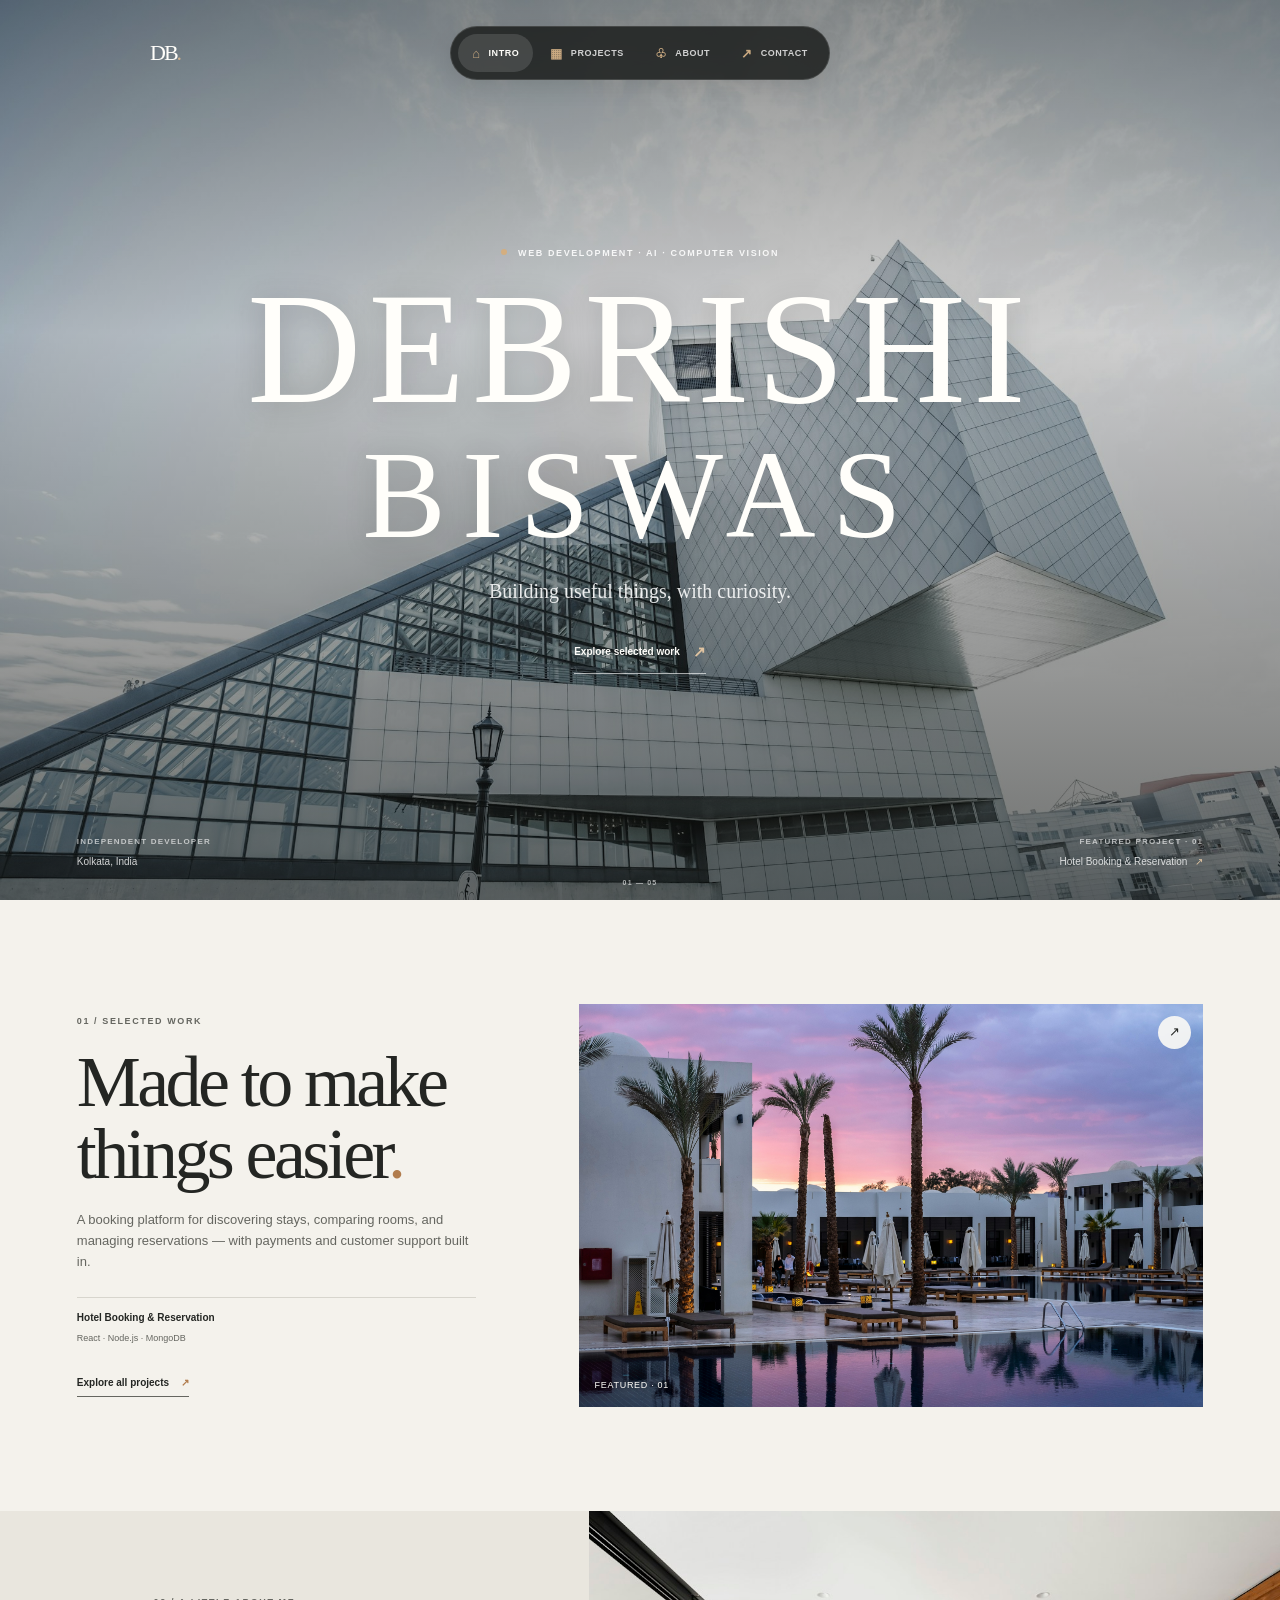
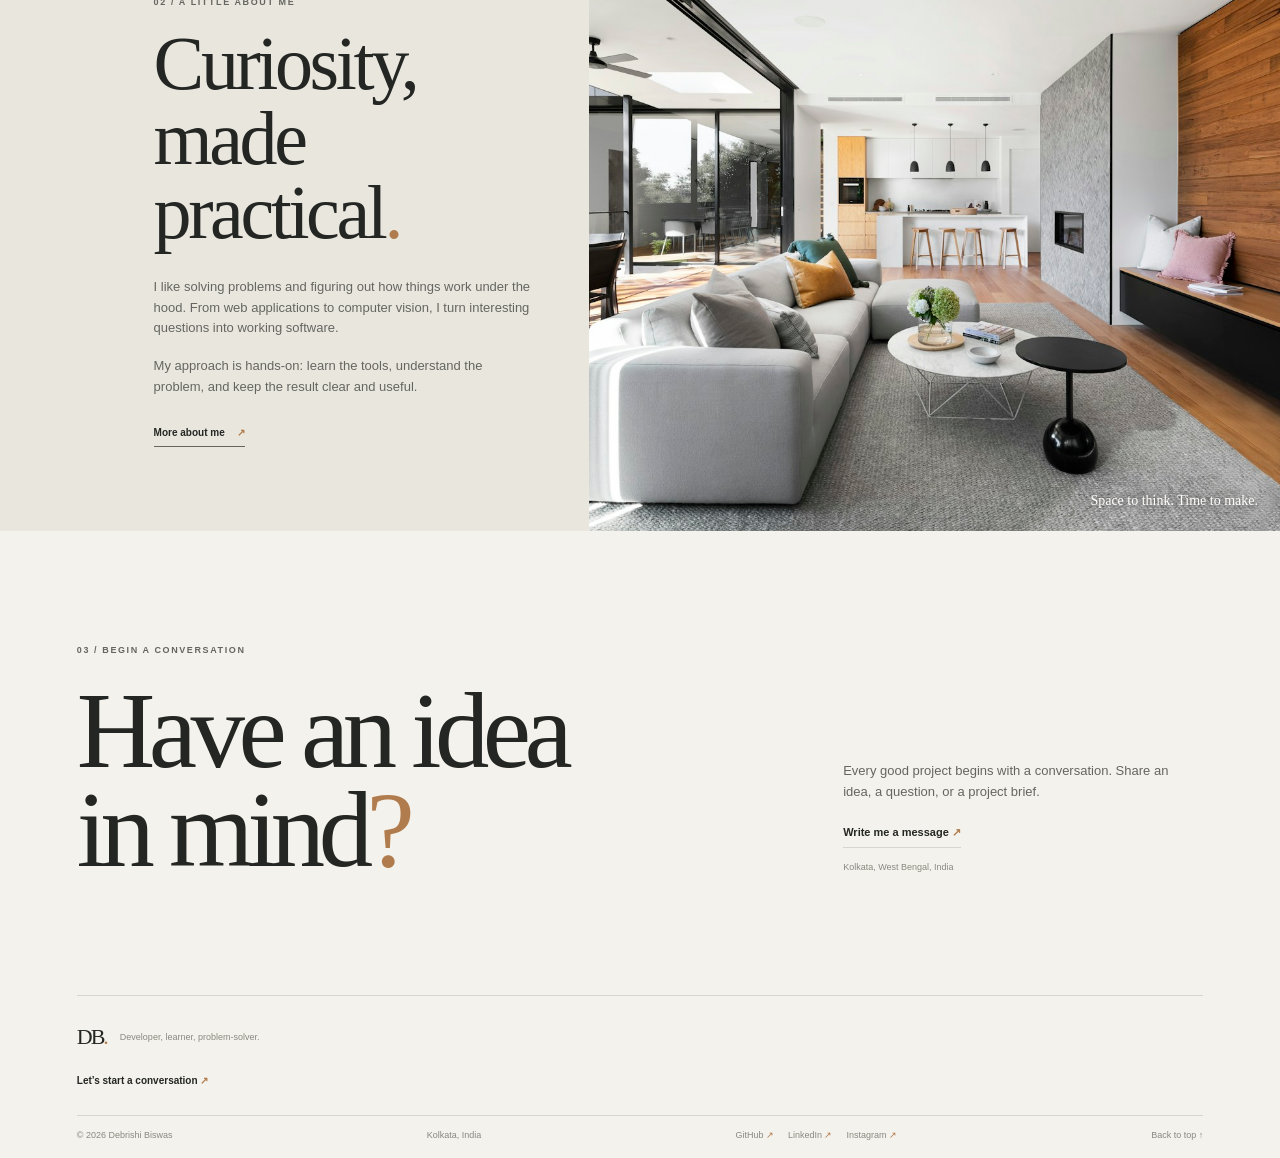
<file: index.html>
<!DOCTYPE html>
<html lang="en">
<head>
  <meta charset="UTF-8">
  <meta name="viewport" content="width=device-width, initial-scale=1">
  <meta name="description" content="Portfolio of Debrishi Biswas: web developer exploring AI, computer vision, and useful software.">
  <meta property="og:title" content="Debrishi Biswas — Developer & AI Enthusiast">
  <meta property="og:description" content="Web development, AI, and computer vision projects by Debrishi Biswas.">
  <meta property="og:type" content="website">
  <meta property="og:url" content="https://dcoding15.github.io/PROJECT-PORTFOLIO/">
  <meta property="og:image" content="images/architecture-hero.jpg">
  <title>Debrishi Biswas — Developer &amp; AI Enthusiast</title>
  <link rel="icon" type="image/jpeg" href="images/favicon.jpg">
  <link rel="stylesheet" href="styles.css">
  <script src="script.js" defer></script>
</head>
<body>
  <a class="skip-link" href="#main-content">Skip to content</a>

  <main id="main-content">
    <section class="home-hero" id="top" aria-labelledby="hero-title">
      <img class="hero-image" src="images/architecture-hero.jpg" alt="" fetchpriority="high">
      <div class="hero-shade" aria-hidden="true"></div>
      <header class="site-header">
        <a class="wordmark" href="#top" aria-label="Debrishi Biswas home">DB<span>.</span></a>
        <button class="menu-toggle" type="button" aria-expanded="false" aria-controls="primary-navigation">
          <span class="menu-toggle-label">Menu</span>
          <span class="menu-toggle-icon" aria-hidden="true">+</span>
        </button>
        <nav class="site-nav" id="primary-navigation" aria-label="Main navigation">
          <a class="is-current" href="#top"><span class="nav-symbol" aria-hidden="true">⌂</span> Intro</a>
          <a href="projects.html"><span class="nav-symbol" aria-hidden="true">▦</span> Projects</a>
          <a href="about.html"><span class="nav-symbol" aria-hidden="true">♧</span> About</a>
          <a href="contact.html"><span class="nav-symbol" aria-hidden="true">↗</span> Contact</a>
        </nav>
      </header>

      <div class="hero-center">
        <p class="eyebrow hero-eyebrow"><span class="status-dot" aria-hidden="true"></span> Web development · AI · Computer vision</p>
        <h1 id="hero-title">DEBRISHI<br><span>BISWAS</span></h1>
        <p class="hero-subtitle">Building useful things, with curiosity.</p>
        <a class="hero-action" href="projects.html">Explore selected work <span aria-hidden="true">↗</span></a>
      </div>

      <div class="hero-caption hero-caption-left">
        <span class="caption-label">INDEPENDENT DEVELOPER</span>
        <span>Kolkata, India</span>
      </div>
      <a class="hero-caption hero-caption-right" href="https://github.com/Dcoding15/Hotel-Booking-and-Reservation.git" target="_blank" rel="noreferrer">
        <span class="caption-label">FEATURED PROJECT · 01</span>
        <span>Hotel Booking &amp; Reservation <span class="caption-arrow" aria-hidden="true">↗</span></span>
      </a>
      <span class="hero-index" aria-hidden="true">01 — 05</span>
    </section>

    <section class="home-featured" aria-labelledby="featured-title">
      <div class="featured-copy">
        <p class="eyebrow">01 / Selected work</p>
        <h2 id="featured-title">Made to make<br>things easier<span class="accent-mark">.</span></h2>
        <p>A booking platform for discovering stays, comparing rooms, and managing reservations — with payments and customer support built in.</p>
        <div class="featured-meta"><span>Hotel Booking &amp; Reservation</span><span>React · Node.js · MongoDB</span></div>
        <a class="text-link" href="projects.html">Explore all projects <span aria-hidden="true">↗</span></a>
      </div>
      <a class="featured-image" href="https://github.com/Dcoding15/Hotel-Booking-and-Reservation.git" target="_blank" rel="noreferrer" aria-label="View Hotel Booking and Reservation on GitHub">
        <img src="images/p1.jpg" alt="Hotel courtyard and pool at sunset" loading="lazy">
        <span class="image-arrow" aria-hidden="true">↗</span>
        <span class="project-image-index">FEATURED · 01</span>
      </a>
    </section>

    <section class="studio-section" aria-labelledby="studio-title">
      <div class="studio-copy">
        <p class="eyebrow">02 / A little about me</p>
        <h2 id="studio-title">Curiosity,<br>made practical<span class="accent-mark">.</span></h2>
        <p>I like solving problems and figuring out how things work under the hood. From web applications to computer vision, I turn interesting questions into working software.</p>
        <p>My approach is hands-on: learn the tools, understand the problem, and keep the result clear and useful.</p>
        <a class="text-link" href="about.html">More about me <span aria-hidden="true">↗</span></a>
      </div>
      <figure class="studio-image">
        <img src="images/architecture-studio.jpg" alt="Natural light falling across a calm, timber-and-concrete interior" loading="lazy">
        <figcaption>Space to think. Time to make.</figcaption>
      </figure>
    </section>

    <section class="contact-section section-shell" id="contact" aria-labelledby="contact-title">
      <p class="eyebrow">03 / Begin a conversation</p>
      <div class="contact-content">
        <h2 id="contact-title">Have an idea<br>in mind<span class="accent-mark">?</span></h2>
        <div class="contact-details">
          <p>Every good project begins with a conversation. Share an idea, a question, or a project brief.</p>
          <a class="email-link" href="contact.html">Write me a message <span aria-hidden="true">↗</span></a>
          <p class="location-note">Kolkata, West Bengal, India</p>
        </div>
      </div>
    </section>
  </main>

  <footer class="site-footer section-shell">
    <div class="footer-brand"><a class="footer-mark" href="#top">DB<span>.</span></a><span>Developer, learner, problem-solver.</span></div>
    <a class="footer-start" href="contact.html">Let’s start a conversation <span aria-hidden="true">↗</span></a>
    <div class="footer-bottom">
      <small>© <span data-current-year></span> Debrishi Biswas</small>
      <span>Kolkata, India</span>
      <div class="footer-links">
        <a href="https://github.com/Dcoding15" target="_blank" rel="noreferrer">GitHub <span aria-hidden="true">↗</span></a>
        <a href="https://www.linkedin.com/in/debrishi-biswas-542450267" target="_blank" rel="noreferrer">LinkedIn <span aria-hidden="true">↗</span></a>
        <a href="https://www.instagram.com/dbv4_72.73.9.3/" target="_blank" rel="noreferrer">Instagram <span aria-hidden="true">↗</span></a>
      </div>
      <a class="back-top" href="#top">Back to top ↑</a>
    </div>
  </footer>
</body>
</html>
</file>
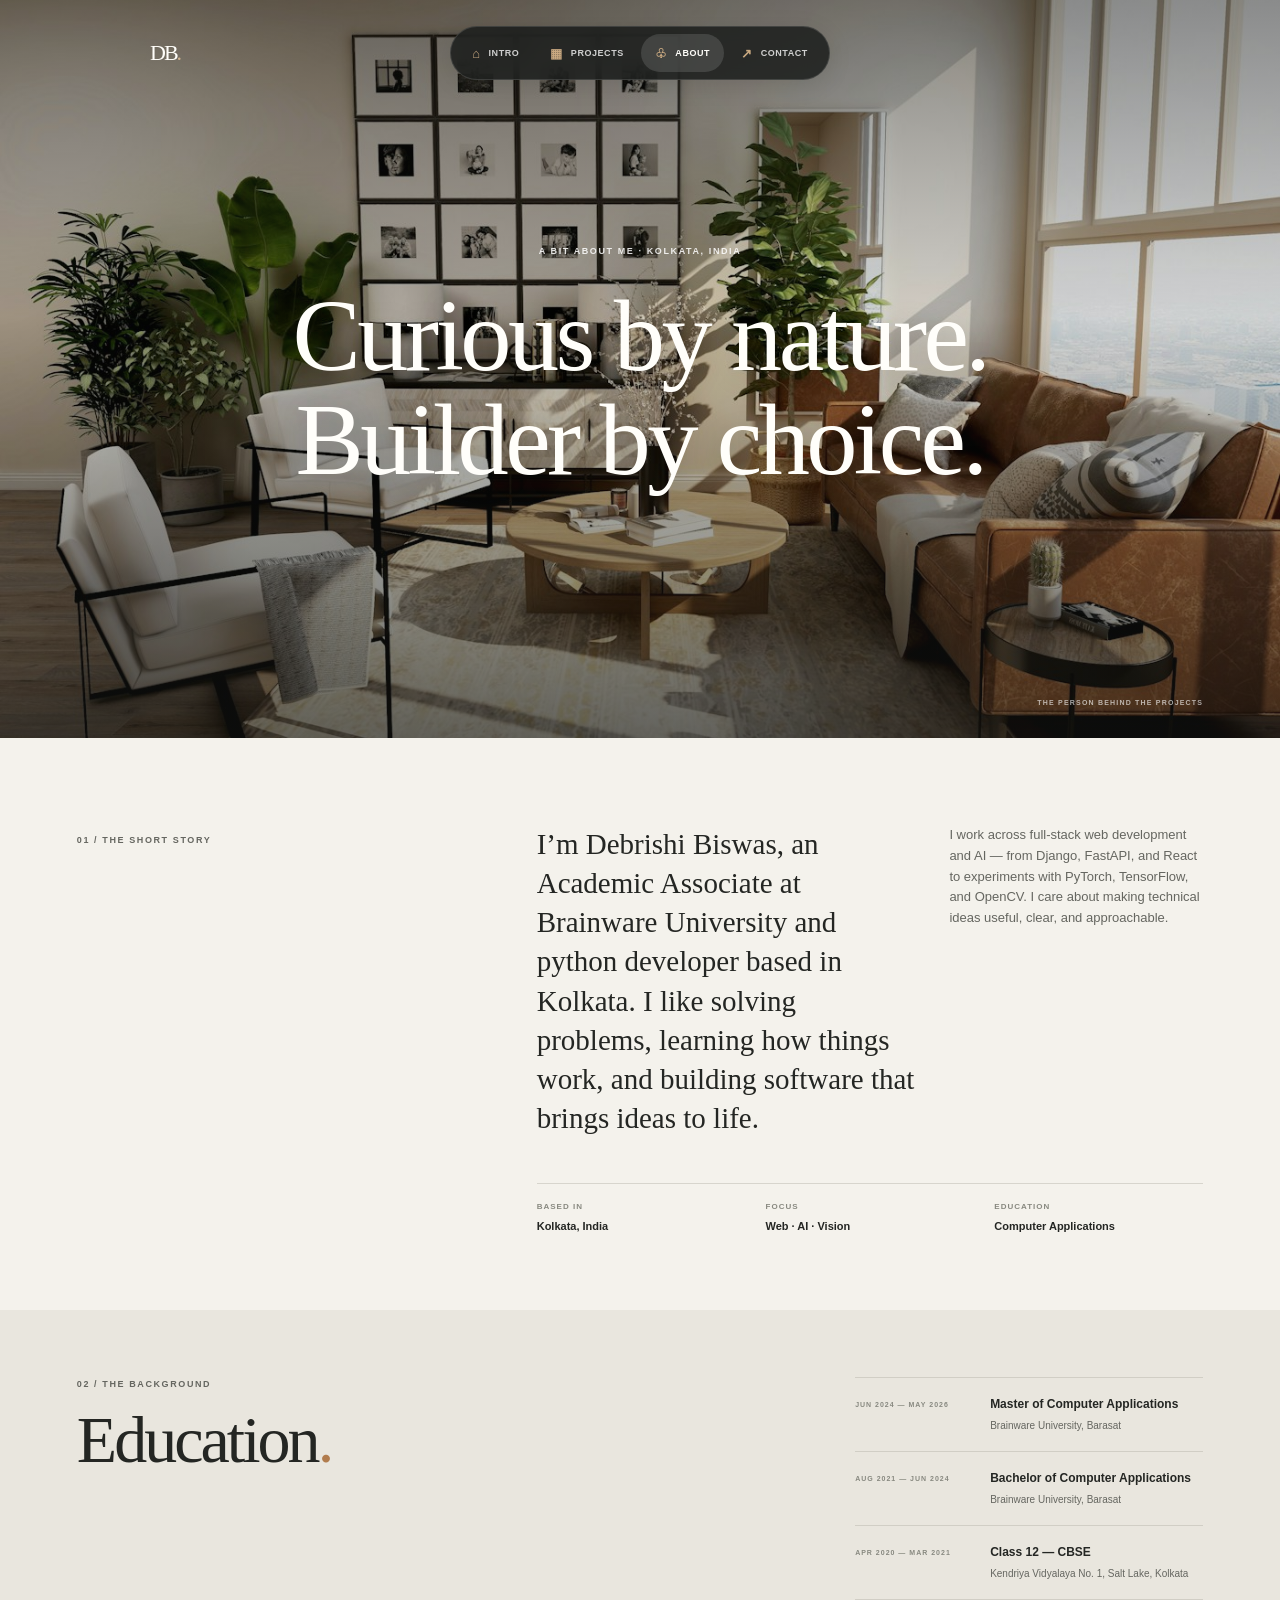
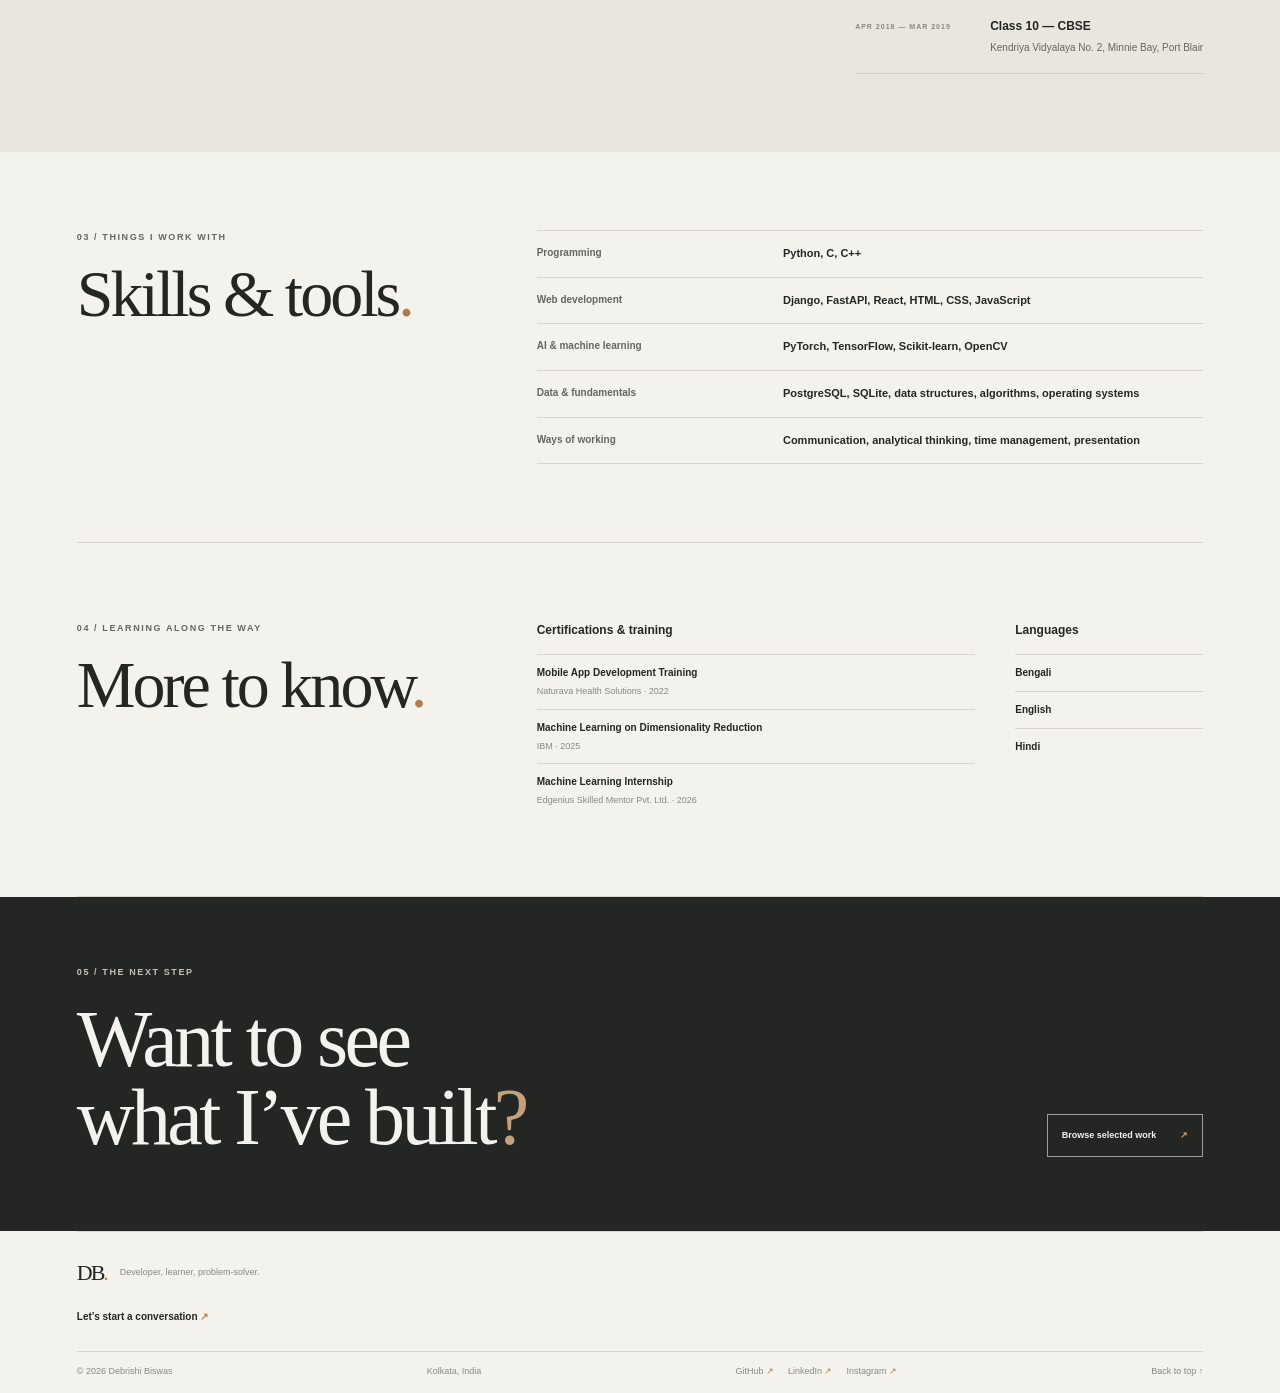
<file: about.html>
<!DOCTYPE html>
<html lang="en">
<head>
  <meta charset="UTF-8">
  <meta name="viewport" content="width=device-width, initial-scale=1">
  <meta name="description" content="About Debrishi Biswas: an academic associate and developer working across web development, AI, and computer vision.">
  <title>About — Debrishi Biswas</title>
  <link rel="icon" type="image/jpeg" href="images/favicon.jpg">
  <link rel="stylesheet" href="styles.css">
  <script src="script.js" defer></script>
</head>
<body>
  <a class="skip-link" href="#main-content">Skip to content</a>

  <main id="main-content">
    <section class="about-hero" id="top" aria-labelledby="about-title">
      <img class="hero-image" src="images/architecture-detail.jpg" alt="" fetchpriority="high">
      <div class="hero-shade" aria-hidden="true"></div>
      <header class="site-header">
        <a class="wordmark" href="index.html#top" aria-label="Debrishi Biswas home">DB<span>.</span></a>
        <button class="menu-toggle" type="button" aria-expanded="false" aria-controls="primary-navigation">
          <span class="menu-toggle-label">Menu</span>
          <span class="menu-toggle-icon" aria-hidden="true">+</span>
        </button>
        <nav class="site-nav" id="primary-navigation" aria-label="Main navigation">
          <a href="index.html#top"><span class="nav-symbol" aria-hidden="true">⌂</span> Intro</a>
          <a href="projects.html"><span class="nav-symbol" aria-hidden="true">▦</span> Projects</a>
          <a class="is-current" href="#about-title" aria-current="page"><span class="nav-symbol" aria-hidden="true">♧</span> About</a>
          <a href="contact.html"><span class="nav-symbol" aria-hidden="true">↗</span> Contact</a>
        </nav>
      </header>
      <div class="about-hero-title">
        <p class="eyebrow">A bit about me · Kolkata, India</p>
        <h1 id="about-title">Curious by nature.<br>Builder by choice.</h1>
      </div>
      <span class="hero-index" aria-hidden="true">THE PERSON BEHIND THE PROJECTS</span>
    </section>

    <section class="about-intro section-shell">
      <p class="eyebrow">01 / The short story</p>
      <div class="about-intro-copy">
        <p class="about-lead">I’m Debrishi Biswas, an Academic Associate at Brainware University and python developer based in Kolkata. I like solving problems, learning how things work, and building software that brings ideas to life.</p>
        <p>I work across full-stack web development and AI — from Django, FastAPI, and React to experiments with PyTorch, TensorFlow, and OpenCV. I care about making technical ideas useful, clear, and approachable.</p>
      </div>
      <div class="about-stats" aria-label="Profile at a glance">
        <div><span>BASED IN</span><strong>Kolkata, India</strong></div>
        <div><span>FOCUS</span><strong>Web · AI · Vision</strong></div>
        <div><span>EDUCATION</span><strong>Computer Applications</strong></div>
      </div>
    </section>

    <section class="resume-section" aria-labelledby="education-title">
      <div class="resume-heading section-shell">
        <p class="eyebrow">02 / The background</p>
        <h2 id="education-title">Education<span class="accent-mark">.</span></h2>
      </div>
      <div class="resume-content section-shell">
        <article class="timeline-item">
          <span class="timeline-date">JUN 2024 — MAY 2026</span>
          <div><h3>Master of Computer Applications</h3><p>Brainware University, Barasat</p></div>
        </article>
        <article class="timeline-item">
          <span class="timeline-date">AUG 2021 — JUN 2024</span>
          <div><h3>Bachelor of Computer Applications</h3><p>Brainware University, Barasat</p></div>
        </article>
        <article class="timeline-item">
          <span class="timeline-date">APR 2020 — MAR 2021</span>
          <div><h3>Class 12 — CBSE</h3><p>Kendriya Vidyalaya No. 1, Salt Lake, Kolkata</p></div>
        </article>
        <article class="timeline-item">
          <span class="timeline-date">APR 2018 — MAR 2019</span>
          <div><h3>Class 10 — CBSE</h3><p>Kendriya Vidyalaya No. 2, Minnie Bay, Port Blair</p></div>
        </article>
      </div>
    </section>

    <section class="skills-section section-shell" aria-labelledby="skills-title">
      <div class="resume-heading">
        <p class="eyebrow">03 / Things I work with</p>
        <h2 id="skills-title">Skills &amp; tools<span class="accent-mark">.</span></h2>
      </div>
      <div class="skills-content">
        <div class="skill-row"><h3>Programming</h3><p>Python, C, C++</p></div>
        <div class="skill-row"><h3>Web development</h3><p>Django, FastAPI, React, HTML, CSS, JavaScript</p></div>
        <div class="skill-row"><h3>AI &amp; machine learning</h3><p>PyTorch, TensorFlow, Scikit-learn, OpenCV</p></div>
        <div class="skill-row"><h3>Data &amp; fundamentals</h3><p>PostgreSQL, SQLite, data structures, algorithms, operating systems</p></div>
        <div class="skill-row"><h3>Ways of working</h3><p>Communication, analytical thinking, time management, presentation</p></div>
      </div>
    </section>

    <section class="credentials-section section-shell" aria-labelledby="credentials-title">
      <div class="resume-heading">
        <p class="eyebrow">04 / Learning along the way</p>
        <h2 id="credentials-title">More to know<span class="accent-mark">.</span></h2>
      </div>
      <div class="credentials-content">
        <div>
          <h3>Certifications &amp; training</h3>
          <ul class="plain-list">
            <li><span>Mobile App Development Training</span><small>Naturava Health Solutions · 2022</small></li>
            <li><span>Machine Learning on Dimensionality Reduction</span><small>IBM · 2025</small></li>
            <li><span>Machine Learning Internship</span><small>Edgenius Skilled Mentor Pvt. Ltd. · 2026</small></li>
          </ul>
        </div>
        <div>
          <h3>Languages</h3>
          <ul class="language-list"><li>Bengali</li><li>English</li><li>Hindi</li></ul>
        </div>
      </div>
    </section>

    <section class="about-cta" aria-labelledby="about-cta-title">
      <div class="section-shell">
        <p class="eyebrow">05 / The next step</p>
        <div class="about-cta-row">
          <h2 id="about-cta-title">Want to see<br>what I’ve built<span class="accent-mark">?</span></h2>
          <a class="button-link" href="projects.html">Browse selected work <span aria-hidden="true">↗</span></a>
        </div>
      </div>
    </section>
  </main>

  <footer class="site-footer section-shell">
    <div class="footer-brand"><a class="footer-mark" href="index.html#top">DB<span>.</span></a><span>Developer, learner, problem-solver.</span></div>
    <a class="footer-start" href="contact.html">Let’s start a conversation <span aria-hidden="true">↗</span></a>
    <div class="footer-bottom">
      <small>© <span data-current-year></span> Debrishi Biswas</small>
      <span>Kolkata, India</span>
      <div class="footer-links">
        <a href="https://github.com/Dcoding15" target="_blank" rel="noreferrer">GitHub <span aria-hidden="true">↗</span></a>
        <a href="https://www.linkedin.com/in/debrishi-biswas-542450267" target="_blank" rel="noreferrer">LinkedIn <span aria-hidden="true">↗</span></a>
        <a href="https://www.instagram.com/dbv4_72.73.9.3/" target="_blank" rel="noreferrer">Instagram <span aria-hidden="true">↗</span></a>
      </div>
      <a class="back-top" href="#top">Back to top ↑</a>
    </div>
  </footer>
</body>
</html>
</file>
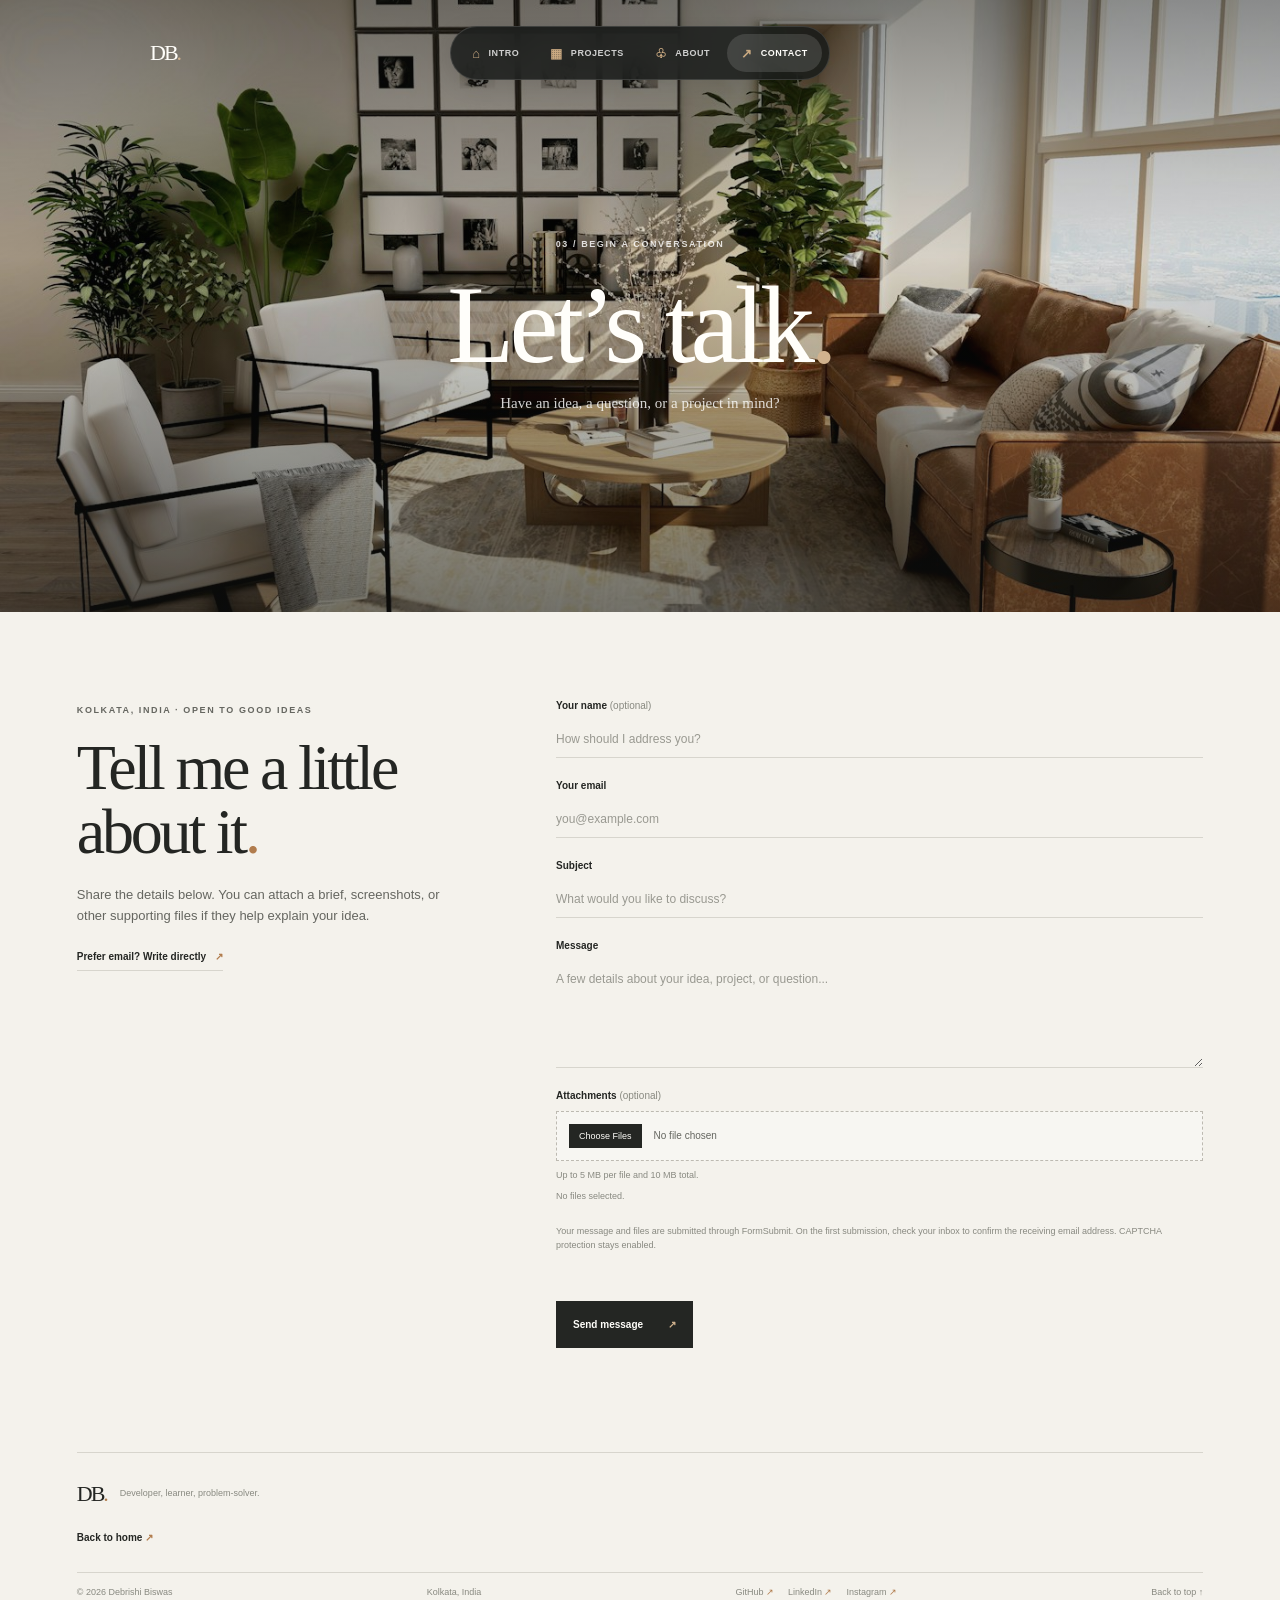
<file: contact.html>
<!DOCTYPE html>
<html lang="en">
<head>
  <meta charset="UTF-8">
  <meta name="viewport" content="width=device-width, initial-scale=1">
  <meta name="description" content="Contact Debrishi Biswas about a project, opportunity, or idea. Attach a brief or supporting files.">
  <title>Contact — Debrishi Biswas</title>
  <link rel="icon" type="image/jpeg" href="images/favicon.jpg">
  <link rel="stylesheet" href="styles.css">
  <script src="script.js" defer></script>
</head>
<body>
  <a class="skip-link" href="#main-content">Skip to content</a>

  <main id="main-content">
    <section class="projects-hero contact-page-hero" id="top" aria-labelledby="contact-title">
      <img class="hero-image" src="images/architecture-detail.jpg" alt="" fetchpriority="high">
      <div class="hero-shade" aria-hidden="true"></div>
      <header class="site-header">
        <a class="wordmark" href="index.html#top" aria-label="Debrishi Biswas home">DB<span>.</span></a>
        <button class="menu-toggle" type="button" aria-expanded="false" aria-controls="primary-navigation">
          <span class="menu-toggle-label">Menu</span>
          <span class="menu-toggle-icon" aria-hidden="true">+</span>
        </button>
        <nav class="site-nav" id="primary-navigation" aria-label="Main navigation">
          <a href="index.html#top"><span class="nav-symbol" aria-hidden="true">⌂</span> Intro</a>
          <a href="projects.html"><span class="nav-symbol" aria-hidden="true">▦</span> Projects</a>
          <a href="about.html"><span class="nav-symbol" aria-hidden="true">♧</span> About</a>
          <a class="is-current" href="contact.html" aria-current="page"><span class="nav-symbol" aria-hidden="true">↗</span> Contact</a>
        </nav>
      </header>
      <div class="projects-hero-title">
        <p class="eyebrow">03 / Begin a conversation</p>
        <h1 id="contact-title">Let’s talk<span>.</span></h1>
        <p>Have an idea, a question, or a project in mind?</p>
      </div>
    </section>

    <section class="contact-page section-shell" aria-labelledby="form-title">
      <div class="contact-page-intro">
        <p class="eyebrow">Kolkata, India · Open to good ideas</p>
        <h2 id="form-title">Tell me a little<br>about it<span class="accent-mark">.</span></h2>
        <p>Share the details below. You can attach a brief, screenshots, or other supporting files if they help explain your idea.</p>
        <a class="contact-email-fallback" href="mailto:debrishibiswas2003@gmail.com">Prefer email? Write directly <span aria-hidden="true">↗</span></a>
      </div>

      <form class="contact-form" id="contact-form" action="https://formsubmit.co/debrishibiswas2003@gmail.com" method="POST" enctype="multipart/form-data">
        <input type="hidden" name="_next" value="https://project-portfolio.debrishibiswas2003.workers.dev/thanks">
        <input id="mail-subject" type="hidden" name="_subject" value="New portfolio contact form message">
        <input class="trap-field" type="text" name="_honey" tabindex="-1" autocomplete="off" aria-hidden="true">

        <div class="form-field">
          <label for="sender-name">Your name <span>(optional)</span></label>
          <input id="sender-name" name="name" type="text" autocomplete="name" maxlength="120" placeholder="How should I address you?">
        </div>

        <div class="form-field">
          <label for="sender-email">Your email</label>
          <input id="sender-email" name="email" type="email" autocomplete="email" maxlength="254" placeholder="you@example.com" required>
        </div>

        <div class="form-field">
          <label for="message-subject">Subject</label>
          <input id="message-subject" name="subject" type="text" maxlength="150" placeholder="What would you like to discuss?" required>
        </div>

        <div class="form-field">
          <label for="message-body">Message</label>
          <textarea id="message-body" name="message" rows="6" maxlength="10000" placeholder="A few details about your idea, project, or question..." required></textarea>
        </div>

        <div class="form-field attachment-field">
          <label for="attachments">Attachments <span>(optional)</span></label>
          <input id="attachments" name="attachment" type="file" multiple aria-describedby="attachment-help attachment-list">
          <small id="attachment-help">Up to 5 MB per file and 10 MB total.</small>
          <small id="attachment-list" class="attachment-list" aria-live="polite">No files selected.</small>
        </div>

        <p class="form-note">Your message and files are submitted through FormSubmit. On the first submission, check your inbox to confirm the receiving email address. CAPTCHA protection stays enabled.</p>
        <p class="form-status" id="form-status" role="status" aria-live="polite"></p>
        <button class="form-submit" type="submit">Send message <span aria-hidden="true">↗</span></button>
      </form>
    </section>
  </main>

  <footer class="site-footer section-shell">
    <div class="footer-brand"><a class="footer-mark" href="index.html#top">DB<span>.</span></a><span>Developer, learner, problem-solver.</span></div>
    <a class="footer-start" href="index.html#top">Back to home <span aria-hidden="true">↗</span></a>
    <div class="footer-bottom">
      <small>© <span data-current-year></span> Debrishi Biswas</small>
      <span>Kolkata, India</span>
      <div class="footer-links">
        <a href="https://github.com/Dcoding15" target="_blank" rel="noreferrer">GitHub <span aria-hidden="true">↗</span></a>
        <a href="https://www.linkedin.com/in/debrishi-biswas-542450267" target="_blank" rel="noreferrer">LinkedIn <span aria-hidden="true">↗</span></a>
        <a href="https://www.instagram.com/dbv4_72.73.9.3/" target="_blank" rel="noreferrer">Instagram <span aria-hidden="true">↗</span></a>
      </div>
      <a class="back-top" href="#top">Back to top ↑</a>
    </div>
  </footer>
</body>
</html>
</file>
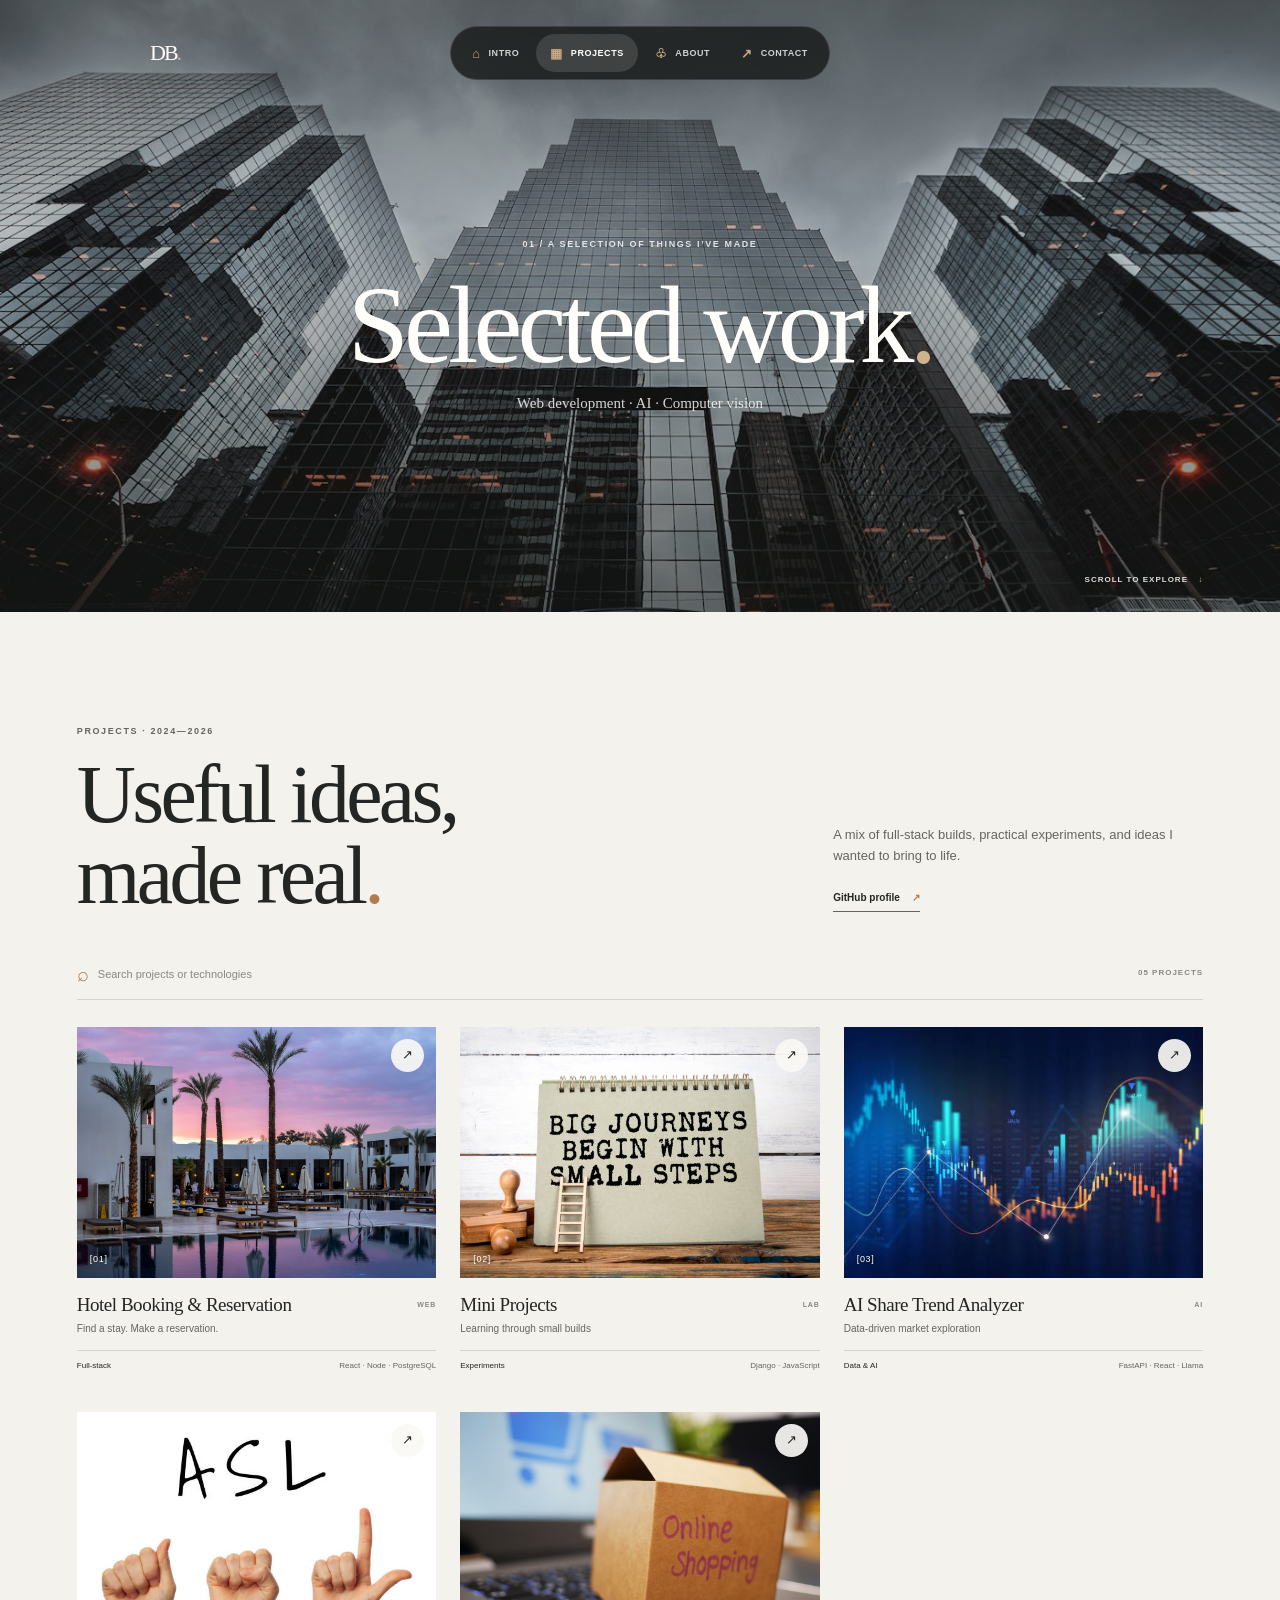
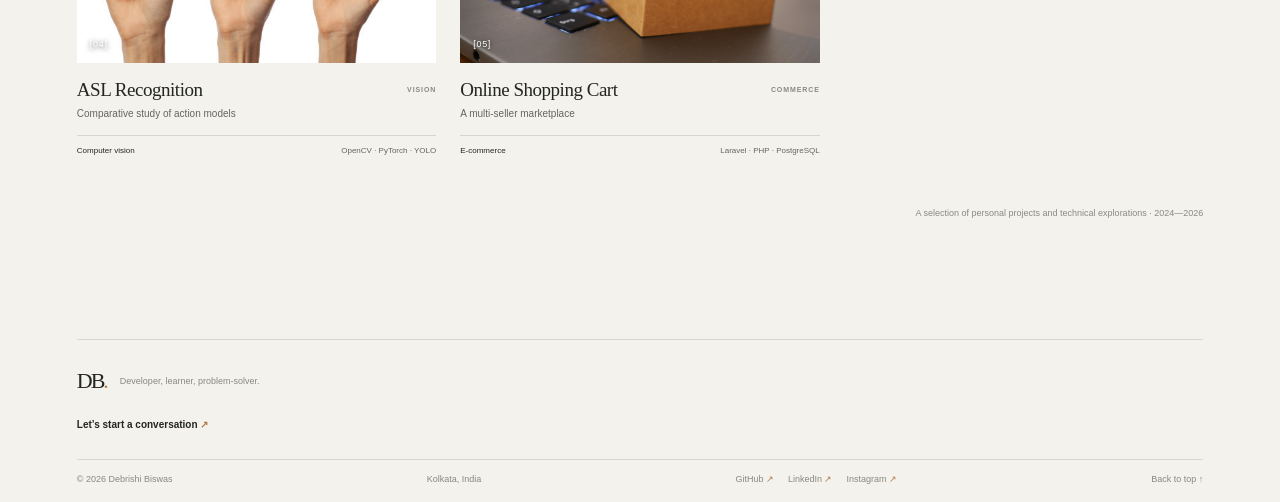
<file: projects.html>
<!DOCTYPE html>
<html lang="en">
<head>
  <meta charset="UTF-8">
  <meta name="viewport" content="width=device-width, initial-scale=1">
  <meta name="description" content="Selected web development, AI, and computer vision projects by Debrishi Biswas.">
  <title>Projects — Debrishi Biswas</title>
  <link rel="icon" type="image/jpeg" href="images/favicon.jpg">
  <link rel="stylesheet" href="styles.css">
  <script src="script.js" defer></script>
</head>
<body>
  <a class="skip-link" href="#main-content">Skip to content</a>

  <main id="main-content">
    <section class="projects-hero" id="top" aria-labelledby="projects-title">
      <img class="hero-image" src="images/architecture-space.jpg" alt="" fetchpriority="high">
      <div class="hero-shade" aria-hidden="true"></div>
      <header class="site-header">
        <a class="wordmark" href="index.html#top" aria-label="Debrishi Biswas home">DB<span>.</span></a>
        <button class="menu-toggle" type="button" aria-expanded="false" aria-controls="primary-navigation">
          <span class="menu-toggle-label">Menu</span>
          <span class="menu-toggle-icon" aria-hidden="true">+</span>
        </button>
        <nav class="site-nav" id="primary-navigation" aria-label="Main navigation">
          <a href="index.html#top"><span class="nav-symbol" aria-hidden="true">⌂</span> Intro</a>
          <a class="is-current" href="projects.html" aria-current="page"><span class="nav-symbol" aria-hidden="true">▦</span> Projects</a>
          <a href="about.html"><span class="nav-symbol" aria-hidden="true">♧</span> About</a>
          <a href="contact.html"><span class="nav-symbol" aria-hidden="true">↗</span> Contact</a>
        </nav>
      </header>
      <div class="projects-hero-title">
        <p class="eyebrow">01 / A selection of things I’ve made</p>
        <h1 id="projects-title">Selected work<span>.</span></h1>
        <p>Web development · AI · Computer vision</p>
      </div>
      <a class="projects-hero-link" href="#projects">SCROLL TO EXPLORE <span aria-hidden="true">↓</span></a>
    </section>

    <section class="work-section section-shell" id="projects" aria-labelledby="work-title">
      <div class="section-heading">
        <div>
          <p class="eyebrow">Projects · 2024—2026</p>
          <h2 id="work-title">Useful ideas,<br>made real<span class="accent-mark">.</span></h2>
        </div>
        <div class="section-aside">
          <p>A mix of full-stack builds, practical experiments, and ideas I wanted to bring to life.</p>
          <a class="text-link" href="https://github.com/Dcoding15" target="_blank" rel="noreferrer">GitHub profile <span aria-hidden="true">↗</span></a>
        </div>
      </div>

      <div class="project-toolbar">
        <label class="search-field">
          <span class="search-icon" aria-hidden="true">⌕</span>
          <span class="visually-hidden">Search projects</span>
          <input id="project-search" type="search" placeholder="Search projects or technologies" autocomplete="off">
        </label>
        <p class="project-count" id="project-count" aria-live="polite">05 PROJECTS</p>
      </div>

      <div class="project-grid" id="project-grid">
        <article class="project-card" data-search="hotel booking reservation rooms payments razorpay customer support react vite node express mongodb postgresql jwt">
          <a class="project-image" href="https://github.com/Dcoding15/Hotel-Booking-and-Reservation.git" target="_blank" rel="noreferrer" aria-label="Explore Hotel Booking and Reservation on GitHub">
            <img src="images/p1.jpg" alt="Hotel courtyard and pool at sunset" loading="lazy">
            <span class="project-image-index">[01]</span>
            <span class="image-arrow" aria-hidden="true">↗</span>
          </a>
          <div class="project-info">
            <div class="project-title-line">
              <div><h3>Hotel Booking &amp; Reservation</h3><p>Find a stay. Make a reservation.</p></div>
              <span class="project-kind">WEB</span>
            </div>
            <div class="project-meta"><span>Full-stack</span><span>React · Node · PostgreSQL</span></div>
          </div>
        </article>

        <article class="project-card" data-search="mini projects collection django html css javascript">
          <a class="project-image project-image-paper" href="https://github.com/Dcoding15/MINI-PROJECTS.git" target="_blank" rel="noreferrer" aria-label="Explore the Mini Projects collection on GitHub">
            <img src="images/p3.jpg" alt="Notebook with the words Big journeys begin with small steps" loading="lazy">
            <span class="project-image-index">[02]</span>
            <span class="image-arrow" aria-hidden="true">↗</span>
          </a>
          <div class="project-info">
            <div class="project-title-line">
              <div><h3>Mini Projects</h3><p>Learning through small builds</p></div>
              <span class="project-kind">LAB</span>
            </div>
            <div class="project-meta"><span>Experiments</span><span>Django · JavaScript</span></div>
          </div>
        </article>

        <article class="project-card" data-search="ai share trend analyzer stock trends llm technical indicators fastapi react vite postgresql llama">
          <a class="project-image" href="https://github.com/Dcoding15/AI-Share-Trend-Analyzer.git" target="_blank" rel="noreferrer" aria-label="Explore AI Share Trend Analyzer on GitHub">
            <img src="images/p4.jpg" alt="Financial chart visualization with market trends" loading="lazy">
            <span class="project-image-index">[03]</span>
            <span class="image-arrow" aria-hidden="true">↗</span>
          </a>
          <div class="project-info">
            <div class="project-title-line">
              <div><h3>AI Share Trend Analyzer</h3><p>Data-driven market exploration</p></div>
              <span class="project-kind">AI</span>
            </div>
            <div class="project-meta"><span>Data &amp; AI</span><span>FastAPI · React · Llama</span></div>
          </div>
        </article>

        <article class="project-card" data-search="american sign language asl recognition computer vision deep learning opencv pytorch yolov11">
          <a class="project-image project-image-light" href="https://github.com/Dcoding15/ASL-Recognition.git" target="_blank" rel="noreferrer" aria-label="Explore ASL Recognition on GitHub">
            <img src="images/p5.jpg" alt="Hands showing American Sign Language letters" loading="lazy">
            <span class="project-image-index">[04]</span>
            <span class="image-arrow" aria-hidden="true">↗</span>
          </a>
          <div class="project-info">
            <div class="project-title-line">
              <div><h3>ASL Recognition</h3><p>Comparative study of action models</p></div>
              <span class="project-kind">VISION</span>
            </div>
            <div class="project-meta"><span>Computer vision</span><span>OpenCV · PyTorch · YOLO</span></div>
          </div>
        </article>

        <article class="project-card" data-search="online shopping cart marketplace ecommerce multi seller authentication wallet checkout laravel php blade">
          <a class="project-image" href="https://github.com/Dcoding15/Online-Shopping-Cart.git" target="_blank" rel="noreferrer" aria-label="Explore Online Shopping Cart on GitHub">
            <img src="images/p6.jpg" alt="Online shopping box on a laptop keyboard" loading="lazy">
            <span class="project-image-index">[05]</span>
            <span class="image-arrow" aria-hidden="true">↗</span>
          </a>
          <div class="project-info">
            <div class="project-title-line">
              <div><h3>Online Shopping Cart</h3><p>A multi-seller marketplace</p></div>
              <span class="project-kind">COMMERCE</span>
            </div>
            <div class="project-meta"><span>E-commerce</span><span>Laravel · PHP · PostgreSQL</span></div>
          </div>
        </article>
      </div>
      <p class="empty-state" id="empty-state" hidden>No projects match that search. Try another name or technology.</p>
      <p class="project-note">A selection of personal projects and technical explorations · 2024—2026</p>
    </section>
  </main>

  <footer class="site-footer section-shell">
    <div class="footer-brand"><a class="footer-mark" href="index.html#top">DB<span>.</span></a><span>Developer, learner, problem-solver.</span></div>
    <a class="footer-start" href="contact.html">Let’s start a conversation <span aria-hidden="true">↗</span></a>
    <div class="footer-bottom">
      <small>© <span data-current-year></span> Debrishi Biswas</small>
      <span>Kolkata, India</span>
      <div class="footer-links">
        <a href="https://github.com/Dcoding15" target="_blank" rel="noreferrer">GitHub <span aria-hidden="true">↗</span></a>
        <a href="https://www.linkedin.com/in/debrishi-biswas-542450267" target="_blank" rel="noreferrer">LinkedIn <span aria-hidden="true">↗</span></a>
        <a href="https://www.instagram.com/dbv4_72.73.9.3/" target="_blank" rel="noreferrer">Instagram <span aria-hidden="true">↗</span></a>
      </div>
      <a class="back-top" href="#top">Back to top ↑</a>
    </div>
  </footer>
</body>
</html>
</file>
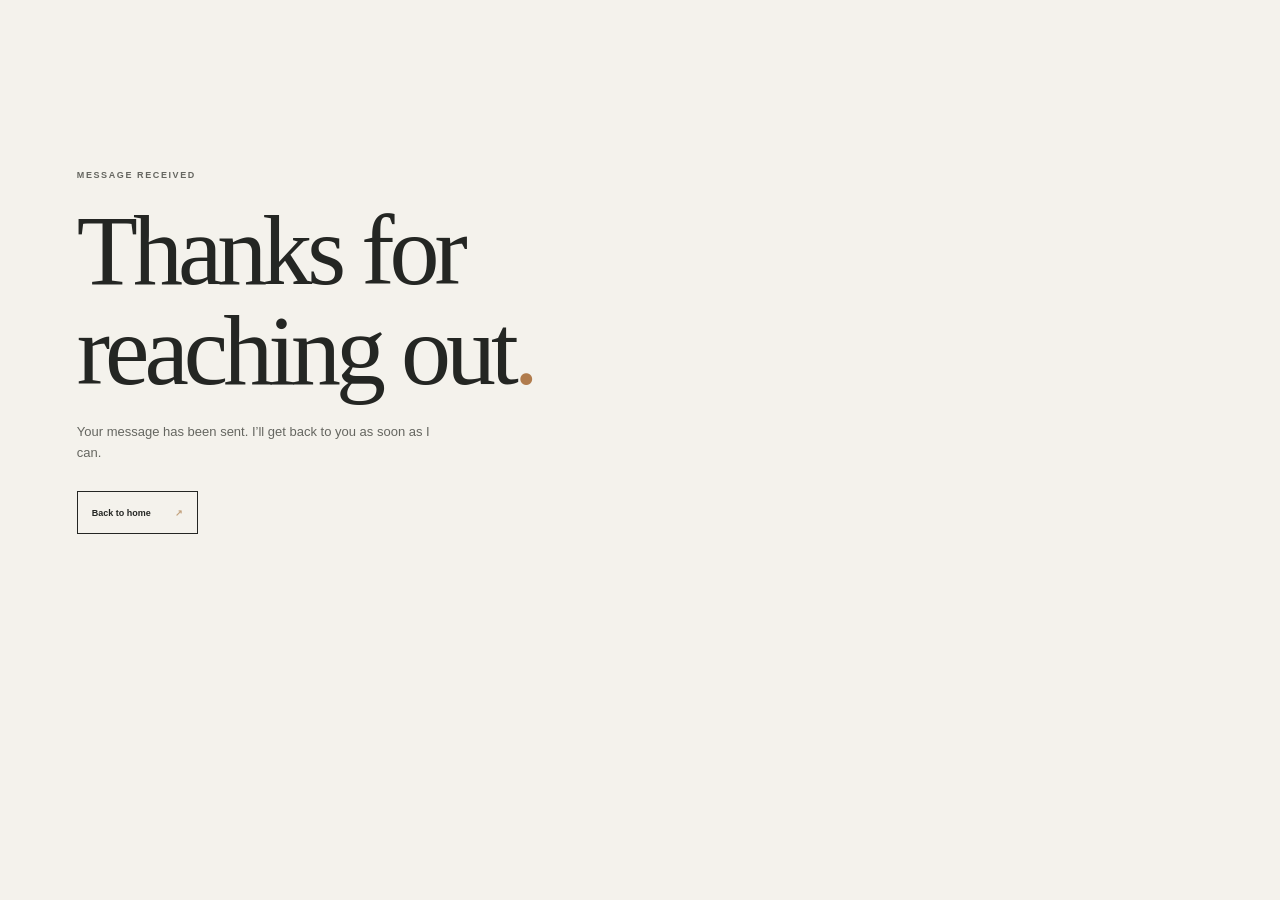
<file: thanks.html>
<!DOCTYPE html>
<html lang="en">
<head>
  <meta charset="UTF-8">
  <meta name="viewport" content="width=device-width, initial-scale=1">
  <meta name="description" content="Your message has been sent to Debrishi Biswas.">
  <title>Message sent — Debrishi Biswas</title>
  <link rel="icon" type="image/jpeg" href="images/favicon.jpg">
  <link rel="stylesheet" href="styles.css">
</head>
<body>
  <a class="skip-link" href="#main-content">Skip to content</a>
  <main class="thanks-page section-shell" id="main-content">
    <p class="eyebrow">Message received</p>
    <h1>Thanks for<br>reaching out<span class="accent-mark">.</span></h1>
    <p>Your message has been sent. I’ll get back to you as soon as I can.</p>
    <a class="button-link" href="index.html">Back to home <span aria-hidden="true">↗</span></a>
  </main>
</body>
</html>
</file>
<file: styles.css>
:root {
  color-scheme: light;
  --paper: #f4f2ec;
  --paper-deep: #e9e6de;
  --ink: #242623;
  --ink-soft: #656660;
  --ink-faint: #888980;
  --line: #d7d5cd;
  --accent: #b17c4d;
  --white: #fffefa;
  --content-width: 1280px;
  --gutter: clamp(22px, 6vw, 88px);
  font-family: Arial, Helvetica, sans-serif;
}

* {
  box-sizing: border-box;
}

html {
  scroll-behavior: smooth;
  scroll-padding-top: 40px;
  scrollbar-width: thin;
  scrollbar-color: var(--accent) var(--paper-deep);
}

body {
  margin: 0;
  background: var(--paper);
  color: var(--ink);
  font-size: 15px;
  line-height: 1.6;
  -webkit-font-smoothing: antialiased;
}

body,
button,
input,
textarea {
  font-family: Arial, Helvetica, sans-serif;
}

a {
  color: inherit;
}

button,
input {
  font-size: inherit;
}

img {
  display: block;
  max-width: 100%;
}

::selection {
  color: var(--ink);
  background: #d7c7b5;
}

/* Theme-matched scrollbar (Chrome, Edge, and Safari) */
::-webkit-scrollbar {
  width: 9px;
  height: 9px;
}

::-webkit-scrollbar-track {
  background: var(--paper-deep);
}

::-webkit-scrollbar-thumb {
  background: var(--accent);
  border: 2px solid var(--paper-deep);
  border-radius: 999px;
}

::-webkit-scrollbar-thumb:hover {
  background: #95643e;
}

::-webkit-scrollbar-corner {
  background: var(--paper-deep);
}

:focus-visible {
  outline: 2px solid var(--accent);
  outline-offset: 4px;
}

.skip-link {
  position: absolute;
  z-index: 20;
  top: 10px;
  left: 10px;
  padding: 10px 14px;
  transform: translateY(-160%);
  background: var(--ink);
  color: var(--white);
}

.skip-link:focus {
  transform: translateY(0);
}

.visually-hidden {
  position: absolute;
  width: 1px;
  height: 1px;
  padding: 0;
  margin: -1px;
  overflow: hidden;
  clip: rect(0, 0, 0, 0);
  white-space: nowrap;
  border: 0;
}

.section-shell {
  width: min(var(--content-width), calc(100% - var(--gutter) * 2));
  margin-inline: auto;
}

.home-hero,
.about-hero,
.projects-hero {
  position: relative;
  isolation: isolate;
  overflow: hidden;
  background: #65655e;
  color: var(--white);
}

.contact-page-hero {
  min-height: 430px;
  height: min(570px, 60svh);
}

.contact-page-hero .hero-shade {
  background: linear-gradient(180deg, rgba(18, 19, 17, 0.48), rgba(18, 19, 17, 0.12) 42%, rgba(18, 19, 17, 0.58));
}

.home-hero {
  display: grid;
  min-height: 650px;
  height: min(950px, 100svh);
  place-items: center;
}

.projects-hero {
  display: grid;
  min-height: 480px;
  height: min(660px, 68svh);
  place-items: center;
}

.projects-hero-title {
  width: min(100% - 40px, 900px);
  padding-top: 40px;
  text-align: center;
}

.projects-hero-title .eyebrow,
.projects-hero-title > p:last-child {
  color: rgba(255, 255, 255, 0.82);
}

.projects-hero-title h1 {
  margin: 18px 0 11px;
  font-family: Georgia, "Times New Roman", serif;
  font-size: clamp(54px, 9vw, 110px);
  font-weight: 400;
  letter-spacing: -0.045em;
  line-height: 1;
}

.projects-hero-title h1 span {
  color: #d1b28e;
}

.projects-hero-title > p:last-child {
  margin: 0;
  font-family: Georgia, "Times New Roman", serif;
  font-size: 15px;
}

.projects-hero-link {
  position: absolute;
  right: var(--gutter);
  bottom: 25px;
  color: rgba(255, 255, 255, 0.85);
  font-size: 8px;
  font-weight: 700;
  letter-spacing: 1px;
  text-decoration: none;
}

.projects-hero-link span {
  margin-left: 7px;
  color: #d1b28e;
}

.hero-image,
.hero-shade {
  position: absolute;
  z-index: -1;
  inset: 0;
  width: 100%;
  height: 100%;
}

.hero-image {
  object-fit: cover;
  object-position: center 56%;
}

.hero-shade {
  background:
    linear-gradient(180deg, rgba(20, 23, 21, 0.39) 0%, rgba(20, 23, 21, 0.08) 37%, rgba(20, 23, 21, 0.56) 100%),
    rgba(26, 29, 27, 0.13);
}

.site-header {
  position: absolute;
  z-index: 5;
  top: 25px;
  left: 50%;
  display: flex;
  width: min(100%, 980px);
  min-height: 56px;
  align-items: center;
  justify-content: center;
  transform: translateX(-50%);
}

.wordmark {
  position: absolute;
  left: 0;
  color: var(--white);
  font-family: Georgia, "Times New Roman", serif;
  font-size: 22px;
  letter-spacing: -2px;
  text-decoration: none;
}

.wordmark span {
  color: #d1b28e;
}

.site-nav {
  display: flex;
  align-items: center;
  gap: 3px;
  padding: 7px;
  border: 1px solid rgba(255, 255, 255, 0.13);
  border-radius: 50px;
  background: rgba(25, 27, 26, 0.83);
  box-shadow: 0 5px 25px rgba(0, 0, 0, 0.1);
  -webkit-backdrop-filter: blur(14px);
  backdrop-filter: blur(14px);
}

.site-nav a {
  display: flex;
  min-height: 38px;
  align-items: center;
  gap: 8px;
  padding: 0 14px;
  border-radius: 40px;
  color: rgba(255, 255, 255, 0.78);
  font-size: 9px;
  font-weight: 700;
  letter-spacing: 0.55px;
  text-decoration: none;
  text-transform: uppercase;
  transition: background 180ms ease, color 180ms ease;
}

.site-nav a:hover,
.site-nav a.is-current {
  background: rgba(255, 255, 255, 0.13);
  color: var(--white);
}

.nav-symbol {
  color: #c9a981;
  font-size: 13px;
  line-height: 1;
}

.menu-toggle {
  display: none;
}

.hero-center {
  width: calc(100% - 40px);
  padding-top: 20px;
  text-align: center;
}

.eyebrow {
  margin: 0;
  color: var(--ink-soft);
  font-size: 9px;
  font-weight: 700;
  letter-spacing: 1.6px;
  line-height: 1.7;
  text-transform: uppercase;
}

.hero-eyebrow {
  color: rgba(255, 255, 255, 0.88);
}

.status-dot {
  display: inline-block;
  width: 6px;
  height: 6px;
  margin-right: 7px;
  border-radius: 50%;
  background: #d4ae80;
  vertical-align: 1px;
}

.hero-center h1,
.about-hero-title h1 {
  margin: 21px 0 15px;
  font-family: Georgia, "Times New Roman", serif;
  font-size: clamp(68px, 12.5vw, 158px);
  font-weight: 400;
  letter-spacing: 0.045em;
  line-height: 0.85;
  text-shadow: 0 3px 30px rgba(0, 0, 0, 0.18);
}

.hero-center h1 span {
  font-size: 0.79em;
  letter-spacing: 0.13em;
}

.hero-subtitle {
  margin: 24px 0 24px;
  color: rgba(255, 255, 255, 0.88);
  font-family: Georgia, "Times New Roman", serif;
  font-size: clamp(15px, 1.7vw, 20px);
}

.hero-action {
  display: inline-flex;
  align-items: center;
  gap: 13px;
  padding: 9px 0;
  border-bottom: 1px solid rgba(255, 255, 255, 0.62);
  color: var(--white);
  font-size: 10px;
  font-weight: 700;
  text-decoration: none;
  transition: border-color 180ms ease, color 180ms ease;
}

.hero-action:hover {
  border-color: #dfc3a1;
  color: #dfc3a1;
}

.hero-action span {
  color: #dfc3a1;
  font-size: 15px;
}

.hero-caption {
  position: absolute;
  bottom: 30px;
  display: grid;
  gap: 5px;
  color: rgba(255, 255, 255, 0.8);
  font-size: 10px;
  text-decoration: none;
}

.hero-caption-left {
  left: var(--gutter);
}

.hero-caption-right {
  right: var(--gutter);
  text-align: right;
}

.caption-label,
.hero-index {
  color: rgba(255, 255, 255, 0.63);
  font-size: 8px;
  font-weight: 700;
  letter-spacing: 1.2px;
  text-transform: uppercase;
}

.caption-arrow {
  margin-left: 5px;
  color: #dfc3a1;
}

.hero-index {
  position: absolute;
  bottom: 12px;
  left: 50%;
  transform: translateX(-50%);
  font-size: 7px;
}

.work-section {
  padding-block: 112px 119px;
}

.home-featured {
  display: grid;
  grid-template-columns: minmax(0, 0.78fr) minmax(0, 1.22fr);
  gap: clamp(35px, 8vw, 105px);
  align-items: center;
  width: min(var(--content-width), calc(100% - var(--gutter) * 2));
  margin-inline: auto;
  padding-block: 104px;
}

.featured-copy h2 {
  margin: 17px 0 20px;
  font-family: Georgia, "Times New Roman", serif;
  font-size: clamp(42px, 5.7vw, 72px);
  font-weight: 400;
  letter-spacing: -0.05em;
  line-height: 1;
}

.featured-copy > p:not(.eyebrow) {
  max-width: 430px;
  margin: 0;
  color: var(--ink-soft);
  font-size: 13px;
}

.featured-meta {
  display: grid;
  gap: 5px;
  margin: 24px 0;
  padding-top: 12px;
  border-top: 1px solid var(--line);
  color: var(--ink-soft);
  font-size: 9px;
}

.featured-meta span:first-child {
  color: var(--ink);
  font-size: 10px;
  font-weight: 700;
}

.featured-image {
  position: relative;
  display: block;
  aspect-ratio: 1.55;
  overflow: hidden;
  background: var(--paper-deep);
}

.featured-image img {
  width: 100%;
  height: 100%;
  object-fit: cover;
  transition: transform 450ms ease;
}

.featured-image:hover img {
  transform: scale(1.035);
}

.featured-image .project-image-index {
  bottom: 15px;
  left: 16px;
}

.section-heading {
  display: flex;
  align-items: end;
  justify-content: space-between;
  gap: 40px;
  margin-bottom: 44px;
}

.section-heading h2,
.studio-copy h2,
.resume-heading h2,
.about-cta h2 {
  margin: 16px 0 0;
  font-family: Georgia, "Times New Roman", serif;
  font-size: clamp(45px, 6.4vw, 82px);
  font-weight: 400;
  letter-spacing: -0.045em;
  line-height: 0.98;
}

.accent-mark {
  color: var(--accent);
}

.section-aside {
  width: min(100%, 370px);
  padding-bottom: 4px;
}

.section-aside p,
.studio-copy > p:not(.eyebrow),
.contact-details > p {
  margin: 0 0 17px;
  color: var(--ink-soft);
  font-size: 13px;
}

.text-link,
.email-link,
.footer-start {
  font-size: 10px;
  font-weight: 700;
  text-decoration: none;
}

.text-link {
  display: inline-flex;
  align-items: center;
  gap: 12px;
  padding-bottom: 5px;
  border-bottom: 1px solid var(--ink-soft);
}

.text-link span,
.email-link span,
.footer-start span {
  color: var(--accent);
}

.text-link:hover,
.email-link:hover,
.footer-start:hover {
  color: var(--accent);
}

.project-toolbar {
  display: flex;
  align-items: center;
  justify-content: space-between;
  gap: 20px;
  padding-bottom: 11px;
  border-bottom: 1px solid var(--line);
}

.search-field {
  display: flex;
  width: min(100%, 330px);
  align-items: center;
  gap: 9px;
}

.search-icon {
  color: var(--accent);
  font-size: 20px;
  line-height: 1;
}

.search-field input {
  width: 100%;
  min-width: 0;
  padding: 8px 0;
  border: 0;
  outline: 0;
  background: transparent;
  color: var(--ink);
  font-size: 11px;
}

.search-field input::placeholder {
  color: var(--ink-faint);
}

.search-field:focus-within {
  border-color: var(--accent);
}

.search-field input:focus-visible {
  outline: 0;
}

.project-count {
  margin: 0;
  color: var(--ink-faint);
  font-size: 8px;
  font-weight: 700;
  letter-spacing: 1px;
  white-space: nowrap;
}

.project-grid {
  display: grid;
  grid-template-columns: repeat(3, minmax(0, 1fr));
  gap: 39px 24px;
  padding-top: 27px;
}

.project-card {
  min-width: 0;
}

.project-image {
  position: relative;
  display: block;
  aspect-ratio: 1.43;
  overflow: hidden;
  background: var(--paper-deep);
}

.project-image img {
  width: 100%;
  height: 100%;
  object-fit: cover;
  transition: transform 450ms ease;
}

.project-image:hover img {
  transform: scale(1.035);
}

.project-image-light img {
  object-position: center 44%;
}

.project-image-index {
  position: absolute;
  bottom: 12px;
  left: 13px;
  color: var(--white);
  font-size: 9px;
  letter-spacing: 0.7px;
  text-shadow: 0 1px 5px rgba(0, 0, 0, 0.7);
}

.image-arrow {
  position: absolute;
  top: 12px;
  right: 12px;
  display: grid;
  width: 33px;
  aspect-ratio: 1;
  place-items: center;
  border-radius: 50%;
  background: rgba(250, 249, 246, 0.92);
  color: var(--ink);
  font-size: 13px;
  transition: color 180ms ease, background 180ms ease;
}

.project-image:hover .image-arrow {
  background: var(--ink);
  color: var(--white);
}

.project-info {
  padding-top: 16px;
}

.project-title-line {
  display: flex;
  align-items: start;
  justify-content: space-between;
  gap: 12px;
}

.project-title-line h3 {
  margin: 0;
  font-family: Georgia, "Times New Roman", serif;
  font-size: 19px;
  font-weight: 400;
  letter-spacing: -0.025em;
  line-height: 1.2;
}

.project-title-line p {
  margin: 4px 0 0;
  color: var(--ink-soft);
  font-size: 10px;
}

.project-kind {
  padding-top: 5px;
  color: var(--ink-faint);
  font-size: 7px;
  font-weight: 700;
  letter-spacing: 0.9px;
  white-space: nowrap;
}

.project-meta {
  display: flex;
  justify-content: space-between;
  gap: 10px;
  margin-top: 13px;
  padding-top: 9px;
  border-top: 1px solid var(--line);
  color: var(--ink-soft);
  font-size: 8px;
}

.project-meta span:first-child {
  color: var(--ink);
}

.empty-state {
  padding: 40px 20px;
  color: var(--ink-soft);
  text-align: center;
}

.empty-state[hidden],
.project-card[hidden] {
  display: none;
}

.project-note {
  margin: 48px 0 0;
  color: var(--ink-faint);
  font-size: 9px;
  text-align: right;
}

.studio-section {
  display: grid;
  grid-template-columns: 0.92fr 1.08fr;
  min-height: 620px;
  background: var(--paper-deep);
}

.studio-copy {
  align-self: center;
  width: min(100% - var(--gutter) * 2, 500px);
  justify-self: end;
  padding: 75px 55px 75px 0;
}

.studio-copy h2 {
  margin-bottom: 27px;
  font-size: clamp(48px, 6vw, 76px);
}

.studio-copy > p:not(.eyebrow) {
  max-width: 430px;
}

.studio-copy .text-link {
  margin-top: 10px;
}

.studio-image {
  position: relative;
  min-height: 500px;
  margin: 0;
  overflow: hidden;
}

.studio-image img {
  width: 100%;
  height: 100%;
  position: absolute;
  inset: 0;
  object-fit: cover;
}

.studio-image figcaption {
  position: absolute;
  right: 22px;
  bottom: 19px;
  color: var(--white);
  font-family: Georgia, "Times New Roman", serif;
  font-size: 14px;
  text-shadow: 0 1px 8px rgba(0, 0, 0, 0.55);
}

.contact-section {
  padding-block: 112px 116px;
}

.contact-page {
  display: grid;
  grid-template-columns: minmax(230px, 0.72fr) minmax(0, 1.28fr);
  gap: clamp(42px, 9vw, 130px);
  padding-block: 86px 104px;
}

.contact-page-intro {
  align-self: start;
  padding-top: 5px;
}

.contact-page-intro h2,
.thanks-page h1 {
  margin: 18px 0 21px;
  font-family: Georgia, "Times New Roman", serif;
  font-size: clamp(40px, 5vw, 64px);
  font-weight: 400;
  letter-spacing: -0.05em;
  line-height: 1;
}

.contact-page-intro > p:not(.eyebrow),
.thanks-page > p:not(.eyebrow) {
  max-width: 370px;
  margin: 0;
  color: var(--ink-soft);
  font-size: 13px;
}

.contact-email-fallback {
  display: inline-block;
  margin-top: 22px;
  padding-bottom: 5px;
  border-bottom: 1px solid var(--line);
  font-size: 10px;
  font-weight: 700;
  text-decoration: none;
}

.contact-email-fallback span {
  margin-left: 6px;
  color: var(--accent);
}

.contact-form {
  display: grid;
  gap: 20px;
}

.form-field {
  display: grid;
  gap: 7px;
}

.form-field > label {
  font-size: 10px;
  font-weight: 700;
}

.form-field > label span {
  color: var(--ink-faint);
  font-weight: 400;
}

.form-field input:not([type="file"]),
.form-field textarea {
  width: 100%;
  padding: 11px 0;
  border: 0;
  border-bottom: 1px solid var(--line);
  border-radius: 0;
  outline: 0;
  background: transparent;
  color: var(--ink);
  font-size: 12px;
  resize: vertical;
}

.form-field input::placeholder,
.form-field textarea::placeholder {
  color: #999991;
}

.form-field input:focus,
.form-field textarea:focus {
  border-color: var(--accent);
}

.attachment-field input[type="file"] {
  width: 100%;
  padding: 12px;
  border: 1px dashed #bdbab1;
  background: rgba(255, 255, 255, 0.28);
  color: var(--ink-soft);
  font-size: 10px;
}

.attachment-field input[type="file"]::file-selector-button {
  margin-right: 12px;
  padding: 7px 10px;
  border: 0;
  background: var(--ink);
  color: var(--white);
  font-size: 9px;
  cursor: pointer;
}

.form-field > small {
  color: var(--ink-faint);
  font-size: 9px;
}

.attachment-list {
  overflow-wrap: anywhere;
}

.form-note {
  margin: 0;
  color: var(--ink-faint);
  font-size: 9px;
}

.form-status {
  min-height: 18px;
  margin: -10px 0 0;
  color: #8a482e;
  font-size: 10px;
}

.form-submit {
  display: inline-flex;
  min-height: 47px;
  align-items: center;
  justify-content: space-between;
  gap: 25px;
  justify-self: start;
  padding: 0 16px;
  border: 1px solid var(--ink);
  background: var(--ink);
  color: var(--white);
  font-size: 10px;
  font-weight: 700;
  cursor: pointer;
  transition: background 180ms ease, color 180ms ease;
}

.form-submit span {
  color: #d1b28e;
}

.form-submit:hover {
  background: transparent;
  color: var(--ink);
}

.trap-field {
  position: absolute;
  left: -10000px;
  width: 1px;
  height: 1px;
  overflow: hidden;
}

.thanks-page {
  display: flex;
  min-height: 78svh;
  align-items: flex-start;
  flex-direction: column;
  justify-content: center;
}

.thanks-page h1 {
  font-size: clamp(55px, 8vw, 100px);
}

.thanks-page .button-link {
  margin-top: 28px;
  border-color: var(--ink);
  color: var(--ink);
}

.contact-content {
  display: flex;
  align-items: end;
  justify-content: space-between;
  gap: 40px;
  margin-top: 23px;
}

.contact-content h2 {
  margin: 0;
  font-family: Georgia, "Times New Roman", serif;
  font-size: clamp(56px, 8.5vw, 110px);
  font-weight: 400;
  letter-spacing: -0.06em;
  line-height: 0.91;
}

.contact-details {
  width: min(100%, 360px);
  padding-bottom: 5px;
}

.contact-details > p {
  max-width: 330px;
}

.email-link {
  display: inline-block;
  padding-bottom: 5px;
  border-bottom: 1px solid var(--line);
  font-size: 11px;
}

.location-note {
  margin: 12px 0 0 !important;
  color: var(--ink-faint) !important;
  font-size: 9px !important;
}

.site-footer {
  padding-block: 23px 15px;
  border-top: 1px solid var(--line);
}

.footer-brand {
  display: flex;
  align-items: center;
  gap: 13px;
}

.footer-mark {
  color: var(--ink);
  font-family: Georgia, "Times New Roman", serif;
  font-size: 22px;
  letter-spacing: -2px;
  text-decoration: none;
}

.footer-mark span {
  color: var(--accent);
}

.footer-brand > span,
.footer-bottom {
  color: var(--ink-faint);
  font-size: 9px;
}

.footer-start {
  display: inline-block;
  margin-top: 19px;
}

.footer-bottom {
  display: flex;
  align-items: center;
  justify-content: space-between;
  gap: 18px;
  margin-top: 24px;
  padding-top: 12px;
  border-top: 1px solid var(--line);
}

.footer-bottom small {
  font-size: inherit;
}

.footer-links {
  display: flex;
  flex-wrap: wrap;
  gap: 14px;
}

.footer-links a,
.back-top {
  font-size: 9px;
  text-decoration: none;
}

.footer-links a span {
  color: var(--accent);
}

.about-hero {
  display: flex;
  min-height: 690px;
  height: min(820px, 82svh);
  flex-direction: column;
  justify-content: space-between;
  padding: 0 var(--gutter) 30px;
}

.about-hero .hero-shade {
  background: linear-gradient(180deg, rgba(18, 19, 17, 0.48), rgba(18, 19, 17, 0.16) 43%, rgba(18, 19, 17, 0.65));
}

.about-hero .hero-image {
  object-position: center 48%;
}

.about-hero-title {
  width: min(100%, var(--content-width));
  margin: auto;
  padding: 75px 0 20px;
  text-align: center;
}

.about-hero-title .eyebrow {
  color: rgba(255, 255, 255, 0.85);
}

.about-hero-title h1 {
  margin-top: 24px;
  font-size: clamp(50px, 8vw, 104px);
  letter-spacing: -0.035em;
  line-height: 1.02;
}

.about-hero > .hero-index {
  position: static;
  align-self: flex-end;
  transform: none;
}

.about-intro {
  display: grid;
  grid-template-columns: 0.75fr 1.25fr;
  gap: 25px 60px;
  padding-block: 87px 74px;
}

.about-intro > .eyebrow {
  padding-top: 8px;
}

.about-intro-copy {
  display: grid;
  grid-template-columns: 1.2fr 0.8fr;
  gap: 32px;
}

.about-intro-copy p {
  margin: 0;
  color: var(--ink-soft);
  font-size: 13px;
}

.about-intro-copy .about-lead {
  color: var(--ink);
  font-family: Georgia, "Times New Roman", serif;
  font-size: clamp(20px, 2.4vw, 29px);
  line-height: 1.35;
}

.about-stats {
  display: grid;
  grid-column: 2;
  grid-template-columns: repeat(3, 1fr);
  gap: 20px;
  margin-top: 20px;
  padding-top: 17px;
  border-top: 1px solid var(--line);
}

.about-stats div {
  display: grid;
  gap: 4px;
}

.about-stats span,
.timeline-date {
  color: var(--ink-faint);
  font-size: 8px;
  font-weight: 700;
  letter-spacing: 1px;
}

.about-stats strong {
  font-size: 11px;
}

.resume-section {
  display: grid;
  grid-template-columns: minmax(240px, 0.75fr) minmax(0, 1.25fr);
  gap: 35px;
  padding-block: 67px 78px;
  background: var(--paper-deep);
}

.resume-heading.section-shell {
  width: auto;
  margin-left: max(var(--gutter), calc((100% - var(--content-width)) / 2));
}

.resume-heading h2 {
  font-size: clamp(42px, 5.2vw, 66px);
}

.resume-content.section-shell {
  width: auto;
  margin-right: max(var(--gutter), calc((100% - var(--content-width)) / 2));
}

.timeline-item {
  display: grid;
  grid-template-columns: minmax(115px, 0.6fr) 1.4fr;
  gap: 20px;
  padding: 17px 0;
  border-bottom: 1px solid #d1cec5;
}

.timeline-item:first-child {
  border-top: 1px solid #d1cec5;
}

.timeline-date {
  padding-top: 4px;
  font-size: 7px;
}

.timeline-item h3,
.credentials-content h3,
.skill-row h3 {
  margin: 0;
  font-size: 12px;
  font-weight: 700;
}

.timeline-item p {
  margin: 4px 0 0;
  color: var(--ink-soft);
  font-size: 10px;
}

.skills-section,
.credentials-section {
  display: grid;
  grid-template-columns: 0.75fr 1.25fr;
  gap: 35px 60px;
  padding-block: 78px;
  border-bottom: 1px solid var(--line);
}

.skills-content {
  border-top: 1px solid var(--line);
}

.skill-row {
  display: grid;
  grid-template-columns: 0.7fr 1.3fr;
  gap: 20px;
  padding: 14px 0;
  border-bottom: 1px solid var(--line);
}

.skill-row h3 {
  color: var(--ink-soft);
  font-size: 10px;
}

.skill-row p {
  margin: 0;
  font-size: 11px;
  font-weight: 700;
}

.credentials-content {
  display: grid;
  grid-template-columns: 1.4fr 0.6fr;
  gap: 40px;
}

.credentials-content h3 {
  margin-bottom: 14px;
}

.plain-list,
.language-list {
  padding: 0;
  margin: 0;
  list-style: none;
}

.plain-list li {
  display: grid;
  gap: 3px;
  padding: 10px 0;
  border-top: 1px solid var(--line);
  font-size: 10px;
  font-weight: 700;
}

.plain-list small {
  color: var(--ink-faint);
  font-size: 9px;
  font-weight: 400;
}

.language-list li {
  padding: 10px 0;
  border-top: 1px solid var(--line);
  font-size: 10px;
  font-weight: 700;
}

.about-cta {
  padding-block: 68px 74px;
  background: var(--ink);
  color: var(--paper);
}

.about-cta .eyebrow {
  color: #c3c0b8;
}

.about-cta .accent-mark {
  color: #c2a17c;
}

.about-cta-row {
  display: flex;
  align-items: end;
  justify-content: space-between;
  gap: 30px;
  margin-top: 20px;
}

.about-cta h2 {
  margin: 0;
  font-size: clamp(44px, 6.5vw, 80px);
}

.button-link {
  display: inline-flex;
  min-height: 43px;
  align-items: center;
  justify-content: space-between;
  gap: 24px;
  padding: 0 14px;
  border: 1px solid rgba(255, 255, 255, 0.55);
  font-size: 9px;
  font-weight: 700;
  text-decoration: none;
  transition: background 180ms ease, color 180ms ease;
}

.button-link span {
  color: #c2a17c;
}

.button-link:hover {
  background: var(--paper);
  color: var(--ink);
}

@media (max-width: 900px) {
  .home-featured {
    gap: 35px;
  }

  .project-grid {
    grid-template-columns: repeat(2, minmax(0, 1fr));
    gap: 33px 21px;
  }

  .studio-section {
    grid-template-columns: 1fr 1fr;
  }

  .studio-copy {
    padding-right: 34px;
  }

  .about-intro {
    grid-template-columns: 0.45fr 1.55fr;
    column-gap: 30px;
  }

  .resume-section {
    grid-template-columns: 0.6fr 1.4fr;
  }

  .resume-heading.section-shell {
    margin-left: var(--gutter);
  }

  .resume-content.section-shell {
    margin-right: var(--gutter);
  }

  .contact-page {
    gap: 35px;
  }
}

@media (max-width: 650px) {
  :root {
    --gutter: 22px;
  }

  html {
    scroll-padding-top: 20px;
  }

  .home-hero {
    min-height: 620px;
    height: 94svh;
    max-height: 900px;
  }

  .projects-hero {
    min-height: 480px;
    height: 70svh;
  }

  .contact-page-hero {
    min-height: 440px;
    height: 62svh;
  }

  .projects-hero-title h1 {
    font-size: clamp(50px, 13vw, 76px);
  }

  .hero-image {
    object-position: 58% center;
  }

  .site-header {
    top: 15px;
    width: calc(100% - 32px);
    min-height: 46px;
    justify-content: space-between;
    padding-inline: 5px;
  }

  .wordmark {
    position: static;
    font-size: 20px;
  }

  .menu-toggle {
    display: block;
    padding: 8px 12px;
    border: 1px solid rgba(255, 255, 255, 0.23);
    border-radius: 30px;
    background: rgba(25, 27, 26, 0.86);
    color: var(--white);
    cursor: pointer;
    font-size: 10px;
    font-weight: 700;
  }

  .menu-toggle-icon {
    margin-left: 5px;
    color: #d0ae85;
    font-size: 14px;
  }

  .site-nav {
    position: absolute;
    top: 54px;
    right: 0;
    left: auto;
    display: none;
    width: min(280px, 100%);
    align-items: stretch;
    flex-direction: column;
    gap: 2px;
    padding: 9px;
    border-radius: 16px;
  }

  .site-nav.is-open {
    display: flex;
  }

  .site-nav a {
    min-height: 43px;
    border-radius: 9px;
  }

  .hero-center {
    width: calc(100% - 28px);
    padding-top: 20px;
  }

  .hero-center h1 {
    margin-block: 18px 12px;
    font-size: clamp(58px, 15vw, 95px);
  }

  .hero-center h1 span {
    font-size: 0.76em;
  }

  .hero-subtitle {
    margin-block: 17px 18px;
  }

  .hero-caption {
    bottom: 26px;
    font-size: 9px;
  }

  .hero-caption-left {
    left: var(--gutter);
  }

  .hero-caption-right {
    right: var(--gutter);
    max-width: 48%;
  }

  .caption-label {
    font-size: 7px;
  }

  .hero-index {
    display: none;
  }

  .work-section {
    padding-block: 72px 78px;
  }

  .home-featured {
    grid-template-columns: 1fr;
    gap: 28px;
    padding-block: 66px;
  }

  .featured-copy h2 {
    font-size: clamp(43px, 11vw, 62px);
  }

  .featured-image {
    aspect-ratio: 1.4;
  }

  .section-heading {
    align-items: start;
    flex-direction: column;
    gap: 18px;
    margin-bottom: 28px;
  }

  .section-heading h2,
  .studio-copy h2,
  .resume-heading h2 {
    font-size: clamp(43px, 11vw, 62px);
  }

  .section-aside {
    max-width: 390px;
  }

  .project-grid {
    grid-template-columns: 1fr;
    gap: 28px;
    padding-top: 20px;
  }

  .project-image {
    aspect-ratio: 1.5;
  }

  .project-note {
    margin-top: 30px;
    text-align: left;
  }

  .studio-section {
    grid-template-columns: 1fr;
  }

  .studio-copy {
    width: calc(100% - var(--gutter) * 2);
    justify-self: center;
    padding: 52px 0 44px;
  }

  .studio-copy h2 {
    margin-bottom: 20px;
  }

  .studio-image {
    min-height: 330px;
    aspect-ratio: 1.25;
  }

  .contact-section {
    padding-block: 72px 76px;
  }

  .contact-page {
    grid-template-columns: 1fr;
    gap: 33px;
    padding-block: 58px 73px;
  }

  .contact-page-intro h2 {
    font-size: clamp(42px, 11vw, 60px);
  }

  .contact-form {
    gap: 17px;
  }

  .contact-content {
    align-items: start;
    flex-direction: column;
    gap: 24px;
    margin-top: 18px;
  }

  .contact-content h2 {
    font-size: clamp(55px, 13vw, 82px);
  }

  .site-footer {
    padding-block: 19px 13px;
  }

  .footer-bottom {
    display: grid;
    grid-template-columns: 1fr 1fr;
    gap: 13px;
    margin-top: 18px;
  }

  .footer-bottom > span {
    justify-self: end;
  }

  .footer-links {
    grid-column: 1 / -1;
    grid-row: 2;
  }

  .back-top {
    grid-column: 1 / -1;
    justify-self: start;
  }

  .about-hero {
    min-height: 600px;
    height: 82svh;
    padding-bottom: 24px;
  }

  .about-hero-title {
    padding-top: 56px;
  }

  .about-hero-title h1 {
    font-size: clamp(48px, 12vw, 76px);
  }

  .about-hero > .hero-index {
    align-self: center;
    font-size: 7px;
  }

  .about-intro {
    grid-template-columns: 1fr;
    gap: 18px;
    padding-block: 59px 52px;
  }

  .about-intro-copy {
    grid-template-columns: 1fr;
    gap: 15px;
  }

  .about-stats {
    grid-column: 1;
    grid-template-columns: 1fr 1fr;
    gap: 15px 12px;
    margin-top: 6px;
  }

  .about-stats div:last-child {
    grid-column: 1 / -1;
  }

  .resume-section {
    grid-template-columns: 1fr;
    gap: 20px;
    padding-block: 47px;
  }

  .resume-heading.section-shell,
  .resume-content.section-shell {
    width: calc(100% - var(--gutter) * 2);
    margin-inline: auto;
  }

  .timeline-item {
    grid-template-columns: 1fr;
    gap: 4px;
    padding: 14px 0;
  }

  .timeline-date {
    padding-top: 0;
  }

  .skills-section,
  .credentials-section {
    grid-template-columns: 1fr;
    gap: 20px;
    padding-block: 48px;
  }

  .skill-row {
    grid-template-columns: 1fr;
    gap: 3px;
    padding: 12px 0;
  }

  .credentials-content {
    grid-template-columns: 1fr;
    gap: 26px;
  }

  .about-cta {
    padding-block: 49px 54px;
  }

  .about-cta-row {
    align-items: start;
    flex-direction: column;
    gap: 20px;
  }

  .about-cta h2 {
    font-size: clamp(44px, 11vw, 64px);
  }
}

@media (prefers-reduced-motion: reduce) {
  *,
  *::before,
  *::after {
    scroll-behavior: auto !important;
    transition-duration: 0.01ms !important;
    animation-duration: 0.01ms !important;
    animation-iteration-count: 1 !important;
  }
}
</file>
